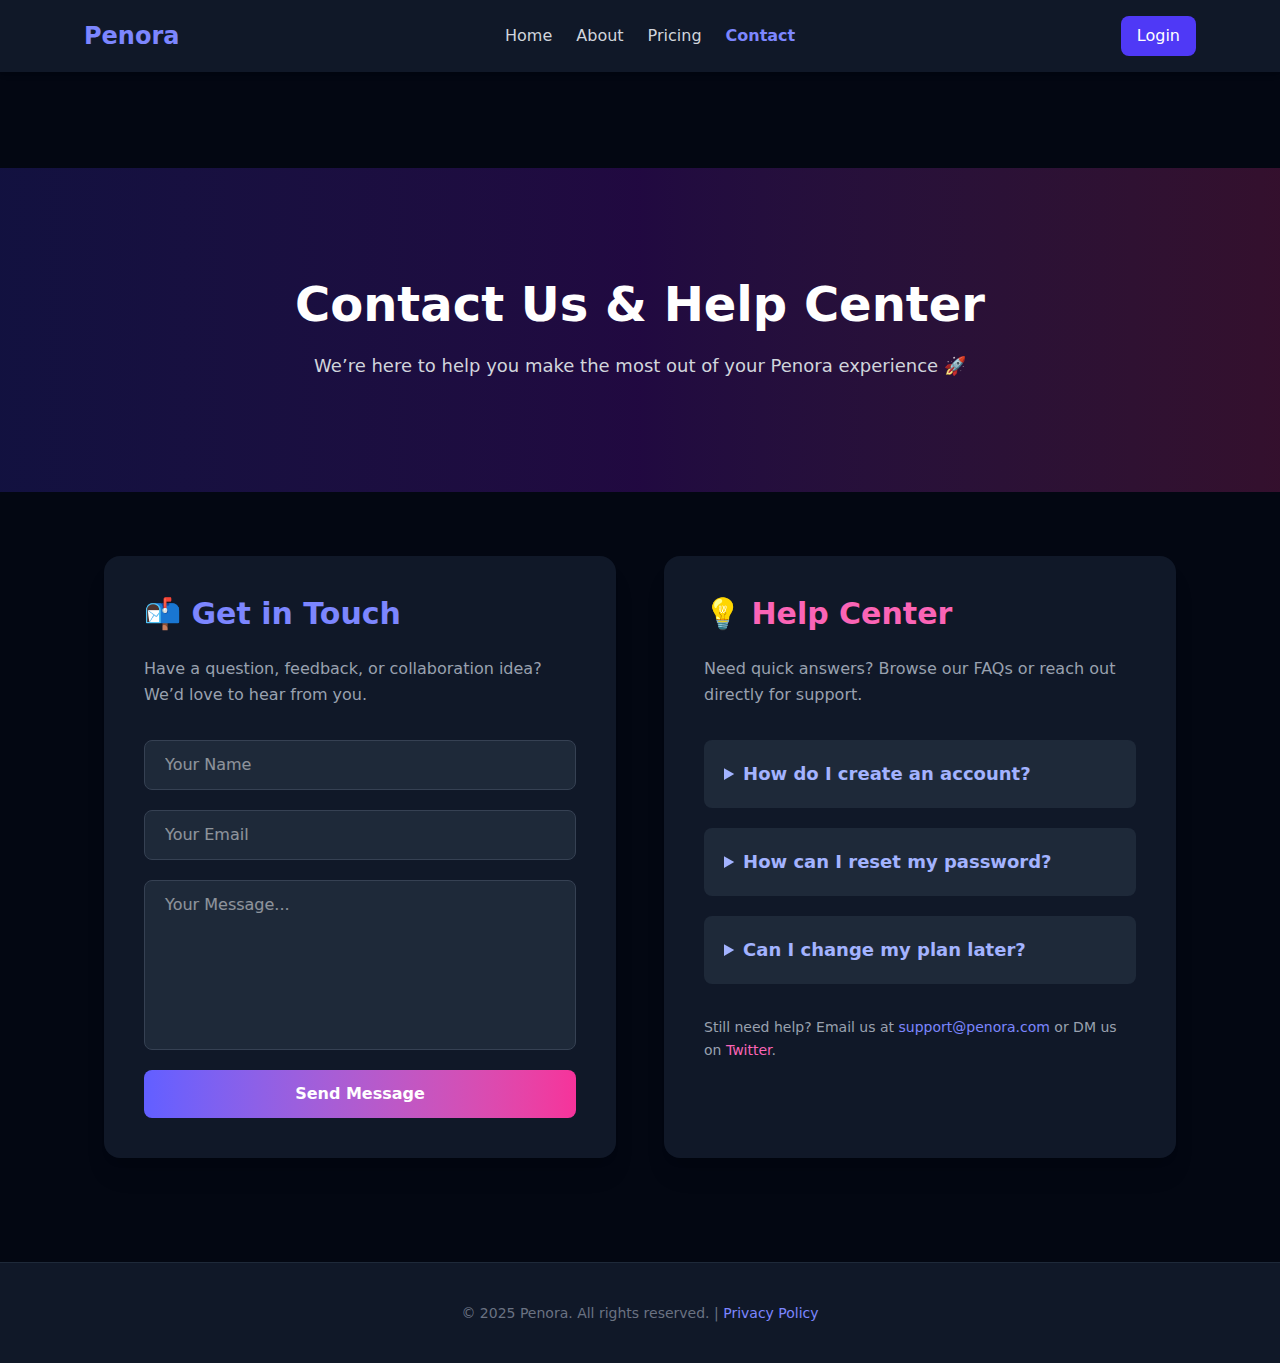
<file: src/contact.html>
<!DOCTYPE html>
<html lang="en">
  <head>
    <meta charset="UTF-8" />
    <meta name="viewport" content="width=device-width, initial-scale=1.0" />
    <title>Contact & Help | Penora</title>
    <link rel="icon" type="image/png" href="../img/favicon.png" />
    <link href="output.css" rel="stylesheet" />
  </head>

  <body class="bg-gray-950 text-white font-sans overflow-x-hidden">
    <!-- Navbar -->
    <header class="bg-gray-900 py-4 shadow-md top-0 left-0 right-0 z-50">
      <nav class="max-w-6xl mx-auto flex items-center justify-between px-5">
        <a href="./index.html" class="text-2xl font-bold text-indigo-400">Penora</a>
        <ul class="hidden md:flex space-x-6 text-gray-300">
          <li><a href="./index.html" class="hover:text-indigo-400">Home</a></li>
          <li><a href="./aboutUS.html" class="hover:text-indigo-400">About</a></li>
          <li><a href="./pricing.html" class="hover:text-indigo-400">Pricing</a></li>
          <li><a href="./contact.html" class="text-indigo-400 font-semibold">Contact</a></li>
        </ul>
        <div class="flex items-center gap-3">
          <a
            href="./login.html"
            class="px-4 py-2 rounded-lg bg-indigo-600 hover:bg-indigo-700 transition-all"
            >Login</a
          >
        </div>
      </nav>
    </header>

    <!-- Page Header -->
    <section
      class="mt-24 py-28 text-center bg-linear-to-r from-indigo-600/20 via-purple-600/20 to-pink-500/20"
    >
      <div class="max-w-3xl mx-auto px-6">
        <h1 class="text-4xl md:text-5xl font-bold mb-6 text-white">Contact Us & Help Center</h1>
        <p class="text-gray-300 text-lg">
          We’re here to help you make the most out of your Penora experience 🚀
        </p>
      </div>
    </section>

    <!-- Main Content -->
    <section class="max-w-6xl mx-auto px-6 md:px-10 py-16 grid md:grid-cols-2 gap-12">
      <!-- ✉️ Contact Form -->
      <div
        class="bg-gray-900 rounded-2xl p-8 md:p-10 shadow-xl hover:shadow-indigo-500/50 transition-all"
      >
        <h2 class="text-3xl font-semibold mb-6 text-indigo-400">📬 Get in Touch</h2>
        <p class="text-gray-400 mb-8 leading-relaxed">
          Have a question, feedback, or collaboration idea? We’d love to hear from you.
        </p>

        <form class="flex flex-col gap-5">
          <input
            type="text"
            placeholder="Your Name"
            class="bg-gray-800 px-5 py-3 rounded-lg border border-gray-700 focus:border-indigo-500 outline-none"
          />
          <input
            type="email"
            placeholder="Your Email"
            class="bg-gray-800 px-5 py-3 rounded-lg border border-gray-700 focus:border-indigo-500 outline-none"
          />
          <textarea
            rows="6"
            placeholder="Your Message..."
            class="bg-gray-800 px-5 py-3 rounded-lg border border-gray-700 focus:border-indigo-500 outline-none resize-none"
          ></textarea>
          <button
            type="submit"
            class="bg-linear-to-r from-indigo-500 to-pink-500 py-3 px-6 rounded-lg font-semibold text-white hover:shadow-[0_0_20px_rgba(99,102,241,0.8)] transition-all"
          >
            Send Message
          </button>
        </form>
      </div>

      <!-- Help Center -->
      <div
        class="bg-gray-900 rounded-2xl p-8 md:p-10 shadow-xl hover:shadow-pink-500/50 transition-all"
      >
        <h2 class="text-3xl font-semibold mb-6 text-pink-400">💡 Help Center</h2>
        <p class="text-gray-400 mb-8 leading-relaxed">
          Need quick answers? Browse our FAQs or reach out directly for support.
        </p>

        <div class="space-y-5">
          <details
            class="bg-gray-800 rounded-lg p-5 hover:border-l-4 hover:border-indigo-400 transition-all"
          >
            <summary class="cursor-pointer font-semibold text-indigo-300 text-lg">
              How do I create an account?
            </summary>
            <p class="text-gray-400 mt-3">
              Click on “Sign Up” in the top-right corner, enter your details, and verify your email.
            </p>
          </details>

          <details
            class="bg-gray-800 rounded-lg p-5 hover:border-l-4 hover:border-indigo-400 transition-all"
          >
            <summary class="cursor-pointer font-semibold text-indigo-300 text-lg">
              How can I reset my password?
            </summary>
            <p class="text-gray-400 mt-3">
              Go to the login page and click “Forgot Password.” Follow the steps to reset it.
            </p>
          </details>

          <details
            class="bg-gray-800 rounded-lg p-5 hover:border-l-4 hover:border-indigo-400 transition-all"
          >
            <summary class="cursor-pointer font-semibold text-indigo-300 text-lg">
              Can I change my plan later?
            </summary>
            <p class="text-gray-400 mt-3">
              Yes! You can upgrade or downgrade anytime from your account settings.
            </p>
          </details>

          <p class="text-gray-400 mt-8 text-sm leading-relaxed">
            Still need help? Email us at
            <a href="mailto:support@penora.com" class="text-indigo-400 hover:underline"
              >support@penora.com</a
            >
            or DM us on
            <a href="#" class="text-pink-400 hover:underline">Twitter</a>.
          </p>
        </div>
      </div>
    </section>

    <!-- Footer -->
    <footer class="bg-gray-900 py-10 text-center border-t border-gray-800 mt-10">
      <p class="text-gray-500 text-sm">
        © 2025 Penora. All rights reserved. |
        <a href="privacy.html" class="text-indigo-400 hover:underline">Privacy Policy</a>
      </p>
    </footer>
  </body>
</html>
</file>
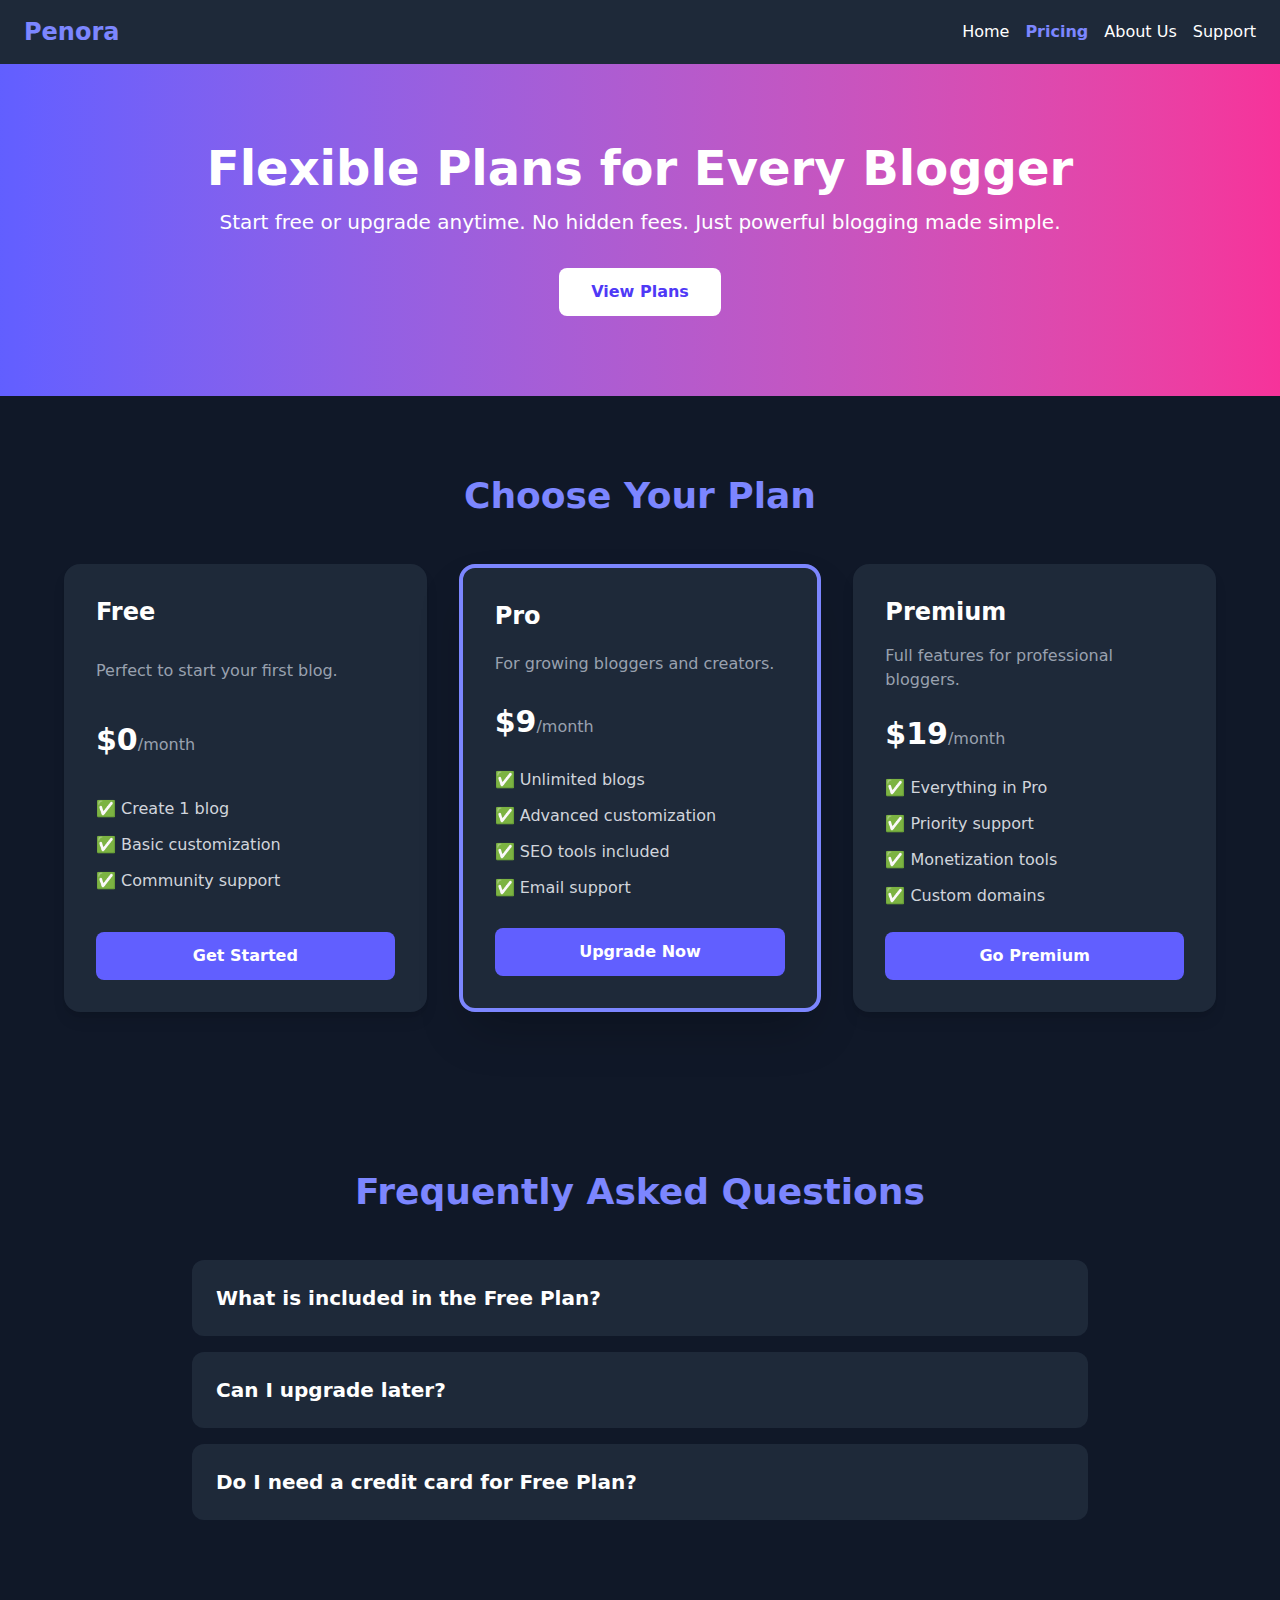
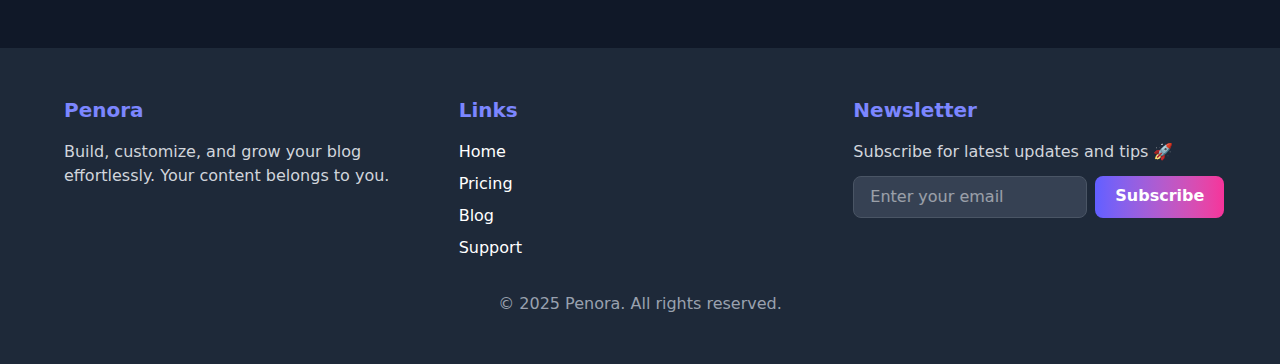
<file: src/pricing.html>
<!DOCTYPE html>
<html lang="en">
  <head>
    <meta charset="UTF-8" />
    <meta name="viewport" content="width=device-width, initial-scale=1.0" />
    <title>Pricing & Plans - Penora</title>
    <link rel="icon" type="image/png" href="../img/favicon.png" />
    <link href="./output.css" rel="stylesheet" />
  </head>
  <body class="bg-gray-900 text-white">
    <!-- Navbar -->
    <nav class="bg-gray-800 px-6 py-4 flex justify-between items-center shadow-md">
      <a href="../index.html" class="text-2xl font-bold text-indigo-400">Penora</a>
      <div class="space-x-4 hidden md:flex">
        <a href="../index.html" class="hover:text-indigo-400 transition">Home</a>
        <a href="./pricing.html" class="text-indigo-400 font-semibold">Pricing</a>
        <a href="./aboutUS.html" class="hover:text-indigo-400 transition">About Us</a>
        <a href="./contact.html" class="hover:text-indigo-400 transition">Support</a>
      </div>
    </nav>

    <!-- Hero Section -->
    <section class="bg-linear-to-r from-indigo-500 to-pink-500 py-20 px-6 text-center">
      <h1 class="text-4xl md:text-5xl font-extrabold text-white mb-4">
        Flexible Plans for Every Blogger
      </h1>
      <p class="text-white text-lg md:text-xl mb-8">
        Start free or upgrade anytime. No hidden fees. Just powerful blogging made simple.
      </p>
      <a
        href="#plans"
        class="inline-block px-8 py-3 rounded-lg bg-white text-indigo-600 font-bold hover:shadow-lg transition-all"
      >
        View Plans
      </a>
    </section>

    <!-- Plans Section -->
    <section id="plans" class="py-20 px-6">
      <h2 class="text-3xl md:text-4xl font-bold text-center text-indigo-400 mb-12">
        Choose Your Plan
      </h2>

      <div class="grid grid-cols-1 md:grid-cols-3 gap-8 max-w-6xl mx-auto">
        <!-- Free Plan -->
        <div
          class="bg-gray-800 p-8 rounded-2xl shadow-lg hover:shadow-indigo-500/50 transition-all flex flex-col justify-between"
        >
          <h3 class="text-2xl font-bold text-white mb-4">Free</h3>
          <p class="text-gray-400 mb-6">Perfect to start your first blog.</p>
          <div class="text-white text-3xl font-extrabold mb-6">
            $0<span class="text-gray-400 text-base font-medium">/month</span>
          </div>
          <ul class="mb-6 space-y-3 text-gray-300">
            <li>✅ Create 1 blog</li>
            <li>✅ Basic customization</li>
            <li>✅ Community support</li>
          </ul>
          <a
            href="#"
            class="px-6 py-3 bg-indigo-500 rounded-lg text-white font-semibold text-center hover:bg-indigo-600 transition"
            >Get Started</a
          >
        </div>

        <!-- Pro Plan -->
        <div
          class="bg-gray-800 p-8 rounded-2xl shadow-2xl border-4 border-indigo-400 hover:shadow-indigo-500/70 transition-all flex flex-col justify-between"
        >
          <h3 class="text-2xl font-bold text-white mb-4">Pro</h3>
          <p class="text-gray-400 mb-6">For growing bloggers and creators.</p>
          <div class="text-white text-3xl font-extrabold mb-6">
            $9<span class="text-gray-400 text-base font-medium">/month</span>
          </div>
          <ul class="mb-6 space-y-3 text-gray-300">
            <li>✅ Unlimited blogs</li>
            <li>✅ Advanced customization</li>
            <li>✅ SEO tools included</li>
            <li>✅ Email support</li>
          </ul>
          <a
            href="#"
            class="px-6 py-3 bg-indigo-500 rounded-lg text-white font-semibold text-center hover:bg-indigo-600 transition"
            >Upgrade Now</a
          >
        </div>

        <!-- Premium Plan -->
        <div
          class="bg-gray-800 p-8 rounded-2xl shadow-lg hover:shadow-indigo-500/50 transition-all flex flex-col justify-between"
        >
          <h3 class="text-2xl font-bold text-white mb-4">Premium</h3>
          <p class="text-gray-400 mb-6">Full features for professional bloggers.</p>
          <div class="text-white text-3xl font-extrabold mb-6">
            $19<span class="text-gray-400 text-base font-medium">/month</span>
          </div>
          <ul class="mb-6 space-y-3 text-gray-300">
            <li>✅ Everything in Pro</li>
            <li>✅ Priority support</li>
            <li>✅ Monetization tools</li>
            <li>✅ Custom domains</li>
          </ul>
          <a
            href="#"
            class="px-6 py-3 bg-indigo-500 rounded-lg text-white font-semibold text-center hover:bg-indigo-600 transition"
            >Go Premium</a
          >
        </div>
      </div>
    </section>

    <!-- FAQ Section -->
    <section class="py-20 px-6 bg-gray-900">
      <h2 class="text-3xl md:text-4xl font-bold text-center text-indigo-400 mb-12">
        Frequently Asked Questions
      </h2>
      <div class="max-w-4xl mx-auto space-y-4">
        <div class="bg-gray-800 p-6 rounded-xl">
          <h3 class="text-xl font-bold cursor-pointer text-white">
            What is included in the Free Plan?
          </h3>
          <p class="text-gray-300 mt-2 hidden">
            You can create 1 blog, basic customization, and join the community support.
          </p>
        </div>
        <div class="bg-gray-800 p-6 rounded-xl">
          <h3 class="text-xl font-bold cursor-pointer text-white">Can I upgrade later?</h3>
          <p class="text-gray-300 mt-2 hidden">
            Yes! You can upgrade anytime and migrate your blog seamlessly to Pro or Premium.
          </p>
        </div>
        <div class="bg-gray-800 p-6 rounded-xl">
          <h3 class="text-xl font-bold cursor-pointer text-white">
            Do I need a credit card for Free Plan?
          </h3>
          <p class="text-gray-300 mt-2 hidden">
            No credit card required for the Free Plan. Just sign up and start blogging immediately.
          </p>
        </div>
      </div>
    </section>

    <!-- Footer -->
    <footer class="bg-gray-800 py-12 px-6 mt-12">
      <div class="max-w-6xl mx-auto grid grid-cols-1 md:grid-cols-3 gap-8">
        <div>
          <h4 class="text-xl font-bold text-indigo-400 mb-4">Penora</h4>
          <p class="text-gray-300">
            Build, customize, and grow your blog effortlessly. Your content belongs to you.
          </p>
        </div>
        <div>
          <h4 class="text-xl font-bold text-indigo-400 mb-4">Links</h4>
          <ul class="space-y-2">
            <li><a href="../index.html" class="hover:text-indigo-400">Home</a></li>
            <li><a href="./pricing.html" class="hover:text-indigo-400">Pricing</a></li>
            <li><a href="./login.html" class="hover:text-indigo-400">Blog</a></li>
            <li><a href="./contact.html" class="hover:text-indigo-400">Support</a></li>
          </ul>
        </div>
        <div>
          <h4 class="text-xl font-bold text-indigo-400 mb-4">Newsletter</h4>
          <p class="text-gray-300 mb-3">Subscribe for latest updates and tips 🚀</p>
          <form class="flex flex-col sm:flex-row gap-2">
            <input
              type="email"
              placeholder="Enter your email"
              class="px-4 py-2 rounded-lg bg-gray-700 text-white border border-gray-600 focus:border-indigo-500 outline-none flex-1"
            />
            <a
              href="#"
              class="px-5 py-2 rounded-lg bg-linear-to-r from-indigo-500 to-pink-500 text-white font-semibold text-center hover:shadow-lg transition-all"
              >Subscribe</a
            >
          </form>
        </div>
      </div>
      <div class="mt-8 text-center text-gray-400">© 2025 Penora. All rights reserved.</div>
    </footer>

    <script>
      // FAQ toggle
      const faqs = document.querySelectorAll('section#plans + section .bg-gray-800 h3');
      faqs.forEach((faq) => {
        faq.addEventListener('click', () => {
          const para = faq.nextElementSibling;
          para.classList.toggle('hidden');
        });
      });
    </script>
  </body>
</html>
</file>
